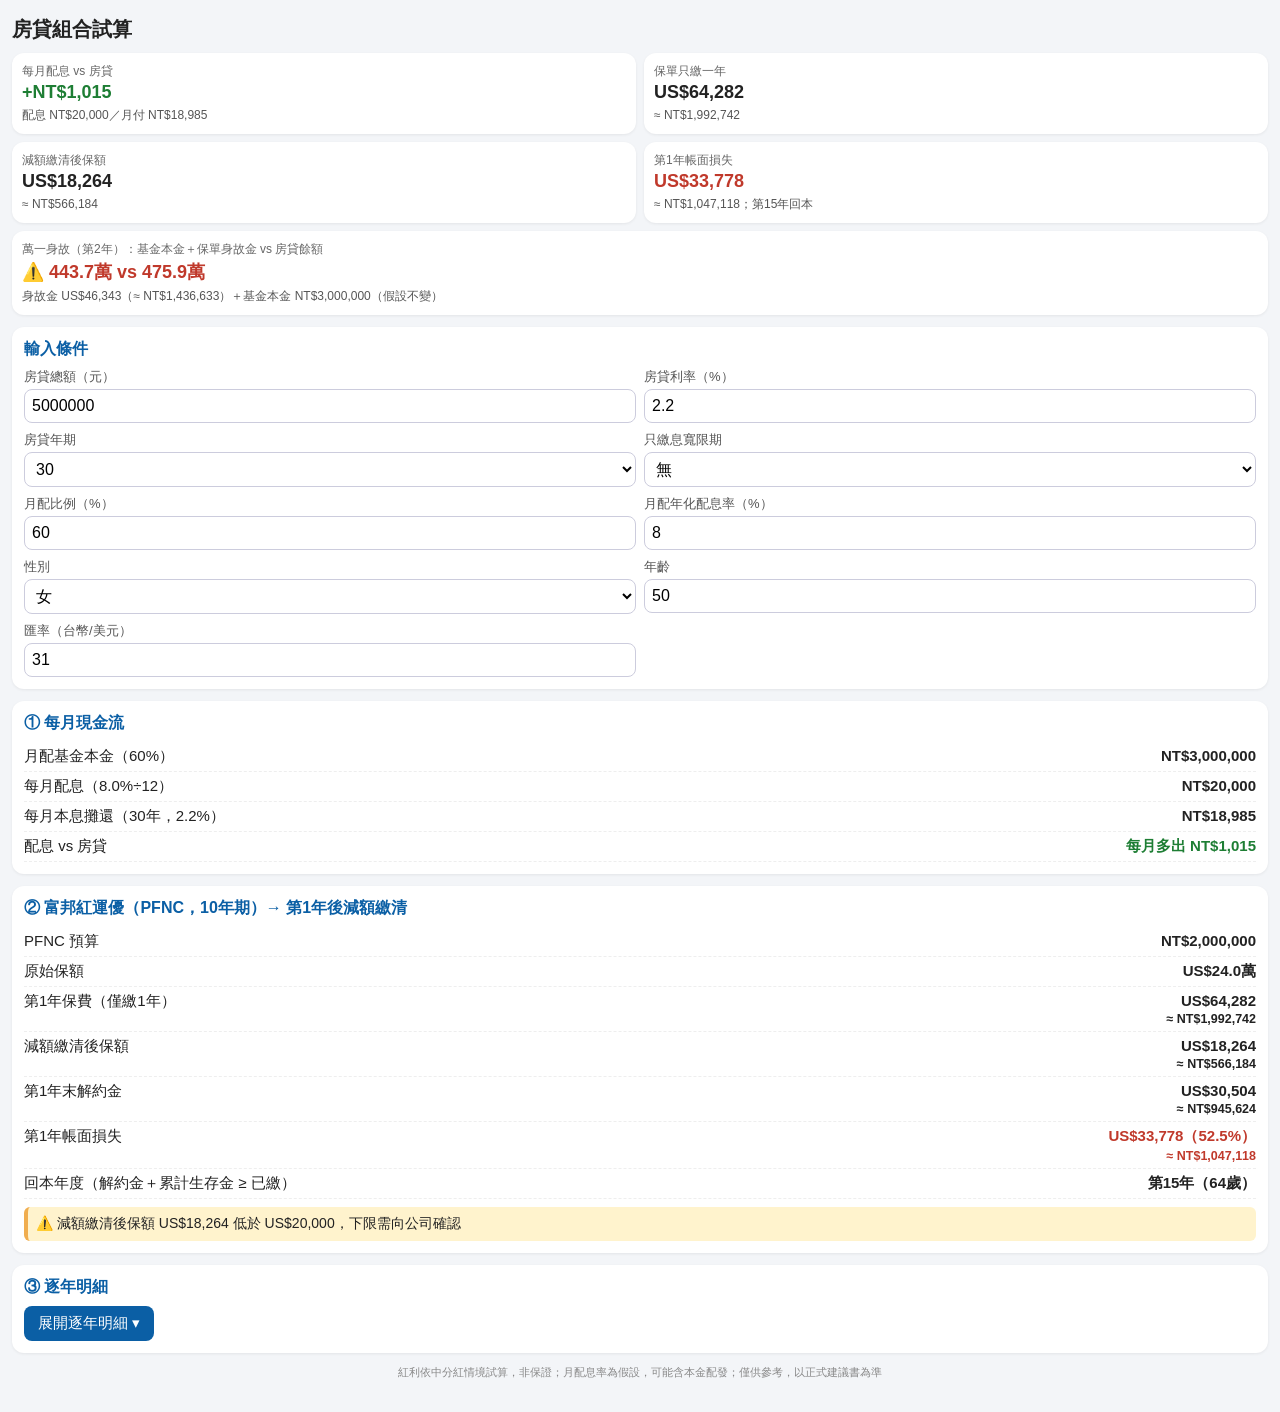
<file: index.html>
<!doctype html><html lang="zh-Hant"><head><meta charset="utf-8"><meta name="viewport" content="width=device-width,initial-scale=1">
<title>房貸組合試算</title><link rel="stylesheet" href="style.css"></head><body>
<h1>房貸組合試算</h1>
<div id="cards" class="cards"></div>
<div class="card"><h2>輸入條件</h2><div class="grid">
<label>房貸總額（元）<input id="loan" type="number" value="5000000" step="100000"></label>
<label>房貸利率（%）<input id="rate" type="number" value="2.2" step="0.05"></label>
<label>房貸年期<select id="yrs"><option>20</option><option selected>30</option></select></label>
<label>只繳息寬限期<select id="grace"><option value="0">無</option><option value="1">1年</option><option value="2">2年</option><option value="3">3年</option><option value="5">5年</option></select></label>
<label>月配比例（%）<input id="ratio" type="number" value="60" min="0" max="100" step="5"></label>
<label>月配年化配息率（%）<input id="yield" type="number" value="8" step="0.5"></label>
<label>性別<select id="g"><option value="2" selected>女</option><option value="1">男</option></select></label>
<label>年齡<input id="age" type="number" value="50" min="0" max="55"></label>
<label>匯率（台幣/美元）<input id="fx" type="number" value="31" step="0.1"></label>
</div><div id="msg" class="err"></div></div>
<div class="card"><h2>① 每月現金流</h2><div id="cf"></div></div>
<div class="card"><h2>② 富邦紅運優（PFNC，10年期）→ 第1年後減額繳清</h2><div id="pf"></div></div>
<div class="card"><h2>③ 逐年明細</h2><button id="tg" type="button">展開逐年明細 ▾</button>
<div id="tw" class="tw" style="display:none"><table><thead><tr><th>年度<br>(年齡)</th><th>PFNC解約金</th><th>累計生存金</th><th>PFNC身故保障</th><th>房貸餘額</th><th>基金本金＋身故<br>vs 房貸</th></tr></thead><tbody id="tb"></tbody></table></div></div>
<p class="foot">紅利依中分紅情境試算，非保證；月配息率為假設，可能含本金配發；僅供參考，以正式建議書為準</p>
<script src="pfnc_engine.js"></script><script src="app.js"></script></body></html>
</file>
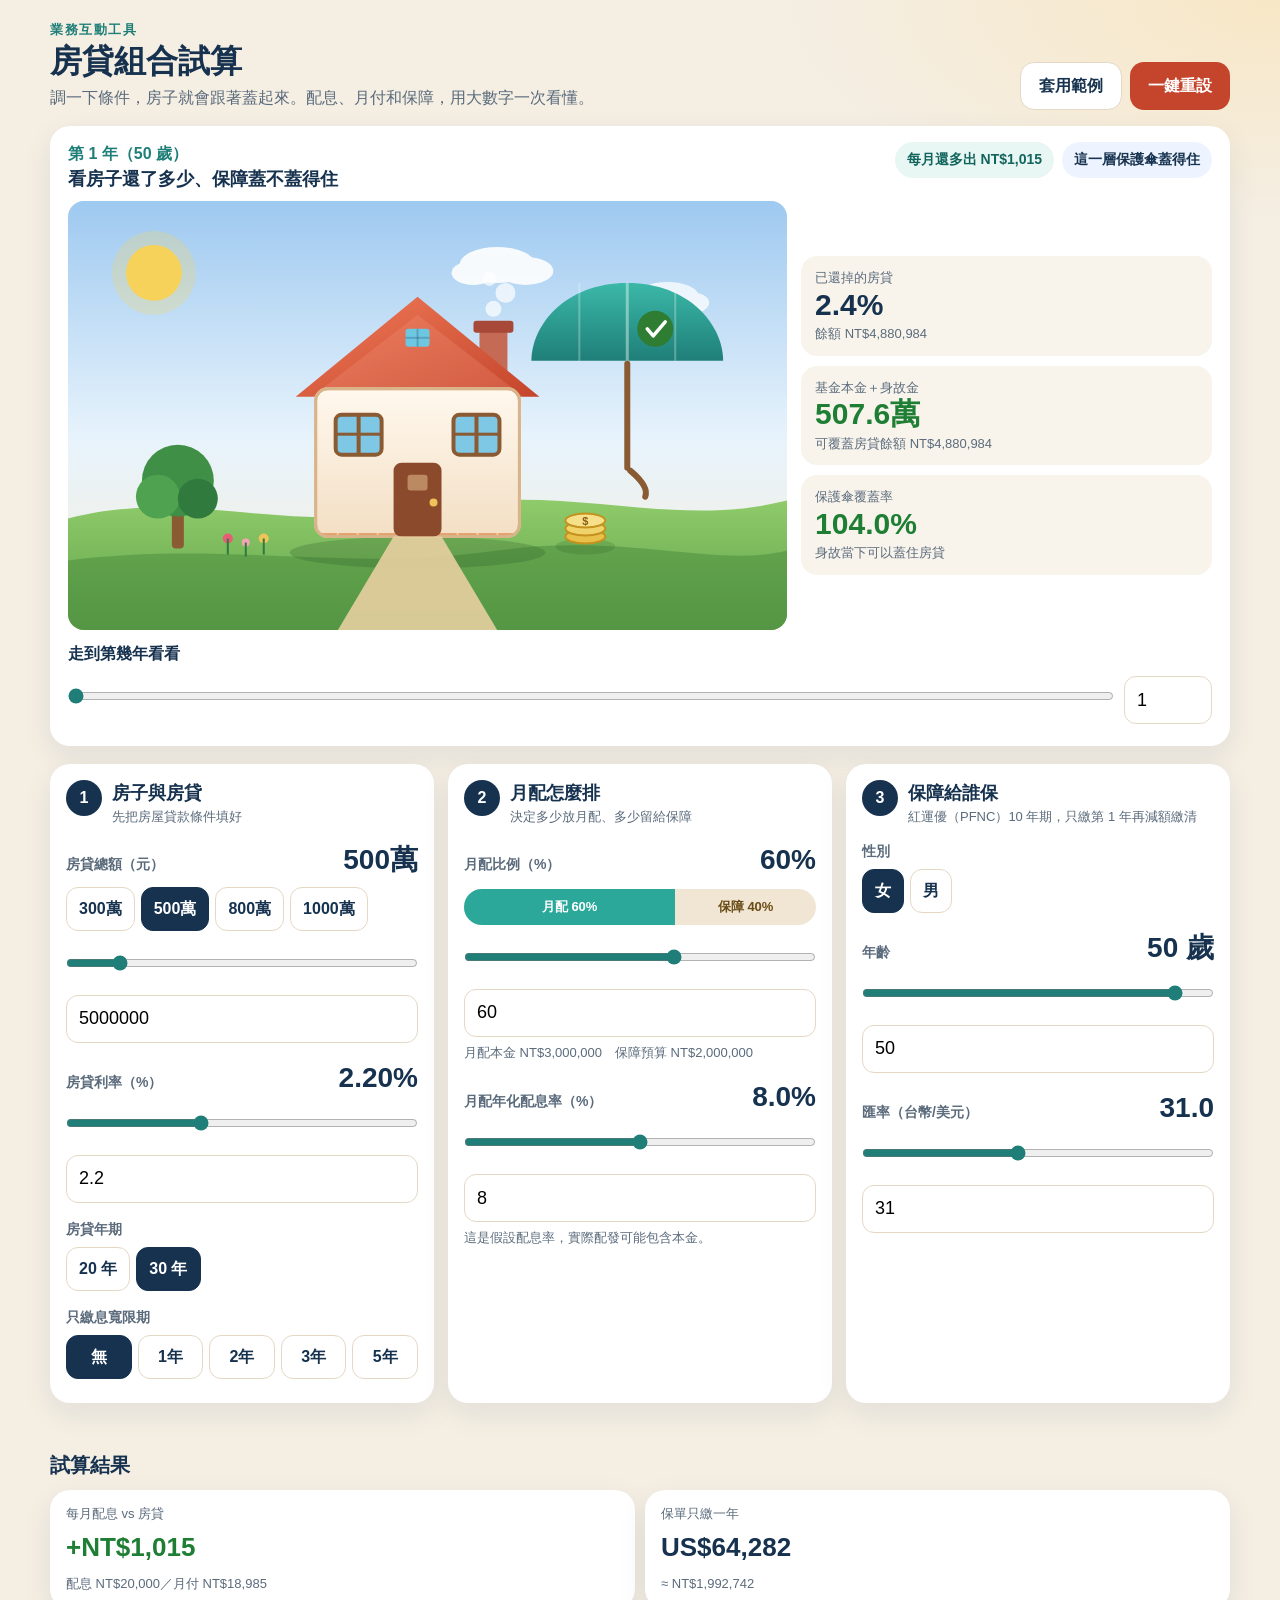
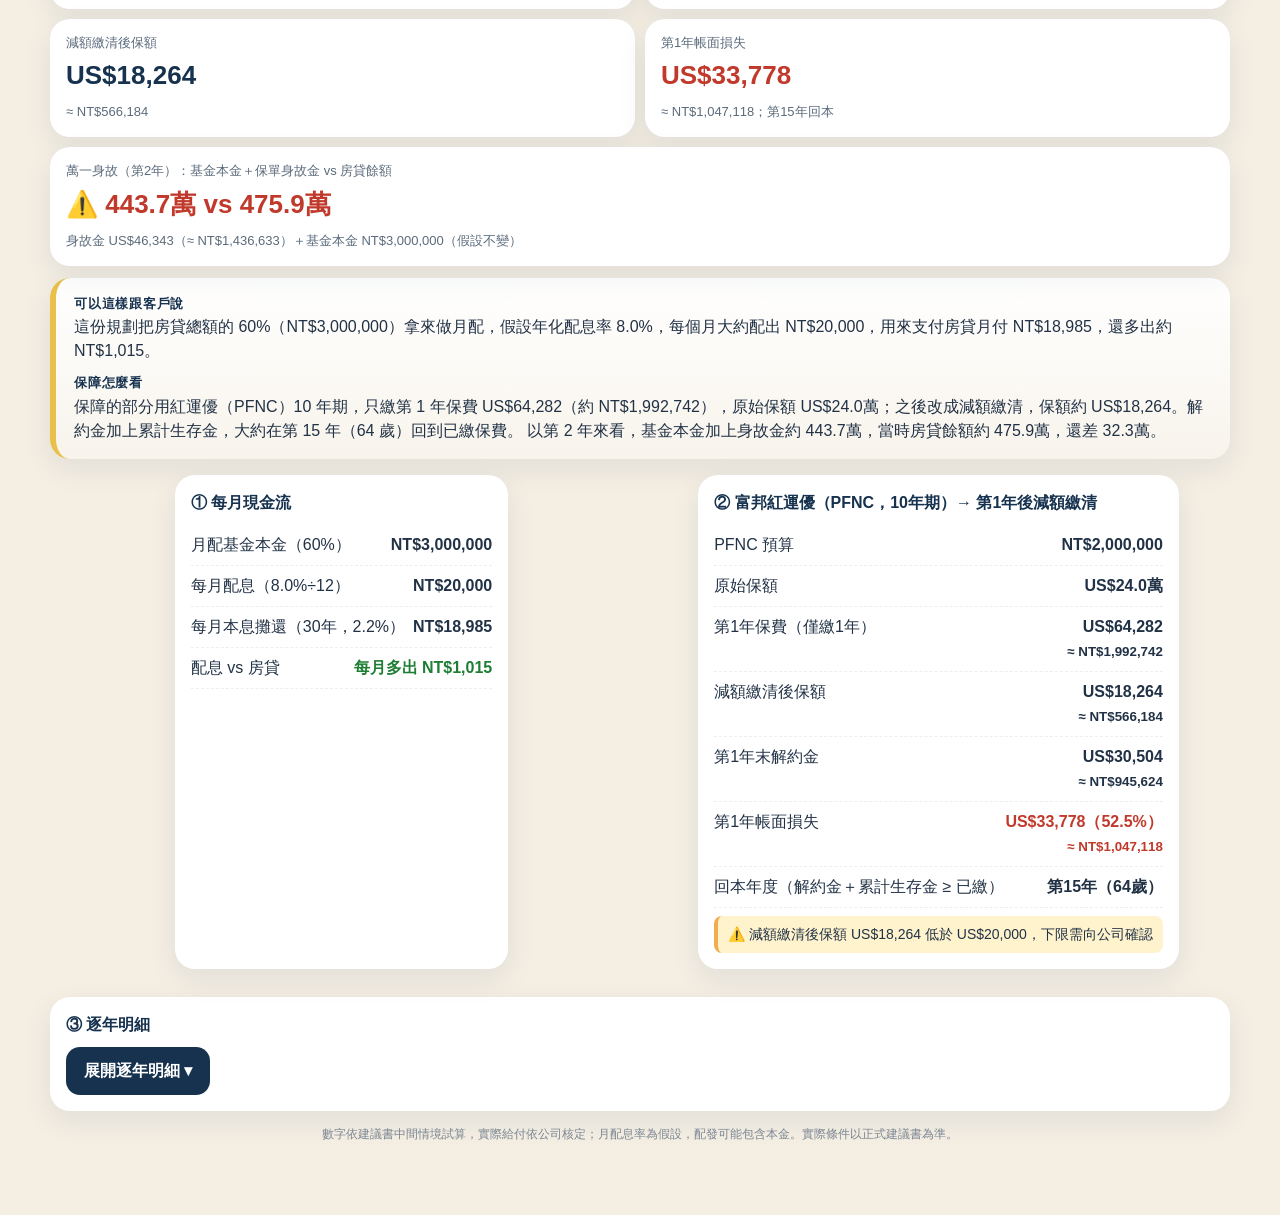
<file: interactive.html>
<!doctype html>
<html lang="zh-Hant">
<head>
<meta charset="utf-8">
<meta name="viewport" content="width=device-width, initial-scale=1, viewport-fit=cover">
<title>房貸組合試算（互動版）</title>
<link rel="stylesheet" href="interactive.css">
</head>
<body>
  <header class="topbar">
    <div class="topbar-text">
      <p class="eyebrow">業務互動工具</p>
      <h1>房貸組合試算</h1>
      <p class="lead">調一下條件，房子就會跟著蓋起來。配息、月付和保障，用大數字一次看懂。</p>
    </div>
    <div class="topbar-actions">
      <button type="button" id="btn-example" class="btn btn-ghost">套用範例</button>
      <button type="button" id="btn-reset" class="btn btn-reset">一鍵重設</button>
    </div>
  </header>

  <section class="scene-wrap" aria-label="互動房子">
    <div class="scene-card">
      <div class="scene-head">
        <div>
          <p class="scene-kicker" id="scene-year-label">第 1 年（50 歲）</p>
          <p class="scene-title">看房子還了多少、保障蓋不蓋得住</p>
        </div>
        <div class="scene-chips">
          <span class="chip" id="chip-cash">每月還多出 NT$0</span>
          <span class="chip chip-alt" id="chip-cover">保障覆蓋 —</span>
        </div>
      </div>

      <div class="scene-art">
        <svg viewBox="0 0 720 430" class="house-svg" role="img" aria-labelledby="house-title">
          <title id="house-title">會隨還款進度填色的房子，旁邊有保護傘</title>
          <defs>
            <linearGradient id="skyGrad" x1="0" y1="0" x2="0" y2="1">
              <stop offset="0%" stop-color="#9EC9F0"/>
              <stop offset="55%" stop-color="#E7F3FC"/>
              <stop offset="100%" stop-color="#F8EFDA"/>
            </linearGradient>
            <linearGradient id="hillGrad" x1="0" y1="0" x2="0" y2="1">
              <stop offset="0%" stop-color="#8FCB6A"/>
              <stop offset="100%" stop-color="#5EA04A"/>
            </linearGradient>
            <linearGradient id="roofGrad" x1="0" y1="0" x2="1" y2="1">
              <stop offset="0%" stop-color="#F07A58"/>
              <stop offset="100%" stop-color="#C4452B"/>
            </linearGradient>
            <linearGradient id="wallGrad" x1="0" y1="0" x2="0" y2="1">
              <stop offset="0%" stop-color="#FFF8EE"/>
              <stop offset="100%" stop-color="#F3DFC4"/>
            </linearGradient>
            <pattern id="bricks" width="20" height="12" patternUnits="userSpaceOnUse">
              <rect width="20" height="12" fill="#E3A16E"/>
              <rect width="20" height="1.4" fill="#F8D4B0"/>
              <rect y="6" width="9" height="1.4" fill="#F8D4B0"/>
              <rect x="11" y="6" width="9" height="1.4" fill="#F8D4B0"/>
              <rect x="9.3" y="6" width="1.5" height="6" fill="#F8D4B0"/>
            </pattern>
            <clipPath id="wallShape">
              <rect x="248" y="188" width="204" height="148" rx="12"/>
            </clipPath>
            <linearGradient id="umbGrad" x1="0" y1="0" x2="0" y2="1">
              <stop offset="0%" stop-color="#3BB8A8"/>
              <stop offset="100%" stop-color="#1F7F78"/>
            </linearGradient>
          </defs>

          <rect width="720" height="430" fill="url(#skyGrad)"/>
          <circle id="sun" cx="86" cy="72" r="28" fill="#F7D15A"/>
          <circle id="sun-glow" cx="86" cy="72" r="42" fill="#F7D15A" opacity="0.25"/>
          <g id="cloud-a" fill="#fff" opacity="0.9">
            <ellipse cx="430" cy="64" rx="38" ry="18"/>
            <ellipse cx="458" cy="70" rx="28" ry="14"/>
            <ellipse cx="406" cy="72" rx="22" ry="12"/>
          </g>
          <g id="cloud-b" fill="#fff" opacity="0.75">
            <ellipse cx="600" cy="96" rx="32" ry="15"/>
            <ellipse cx="622" cy="102" rx="20" ry="11"/>
          </g>

          <path d="M0 318 C 120 286, 220 336, 360 308 C 500 280, 600 330, 720 300 L 720 430 L 0 430 Z" fill="url(#hillGrad)"/>
          <path d="M0 360 C 160 340, 280 372, 430 350 C 560 332, 650 368, 720 350 L 720 430 L 0 430 Z" fill="#4E8F3F" opacity="0.55"/>

          <!-- tree -->
          <g id="tree" transform="translate(78,210)">
            <rect x="26" y="86" width="12" height="52" rx="4" fill="#8A5A32"/>
            <circle cx="32" cy="70" r="36" fill="#3F8F46"/>
            <circle cx="12" cy="86" r="22" fill="#4FA24F"/>
            <circle cx="52" cy="88" r="20" fill="#2F7A3C"/>
          </g>

          <!-- flowers -->
          <g id="flowers" transform="translate(160,330)">
            <circle cx="0" cy="8" r="5" fill="#E85D75"/>
            <circle cx="18" cy="12" r="4" fill="#F4A4B4"/>
            <circle cx="36" cy="8" r="5" fill="#EFC45A"/>
            <rect x="-1" y="8" width="2" height="16" fill="#2F7A3C"/>
            <rect x="17" y="12" width="2" height="14" fill="#2F7A3C"/>
            <rect x="35" y="8" width="2" height="16" fill="#2F7A3C"/>
          </g>

          <!-- house shadow -->
          <ellipse cx="350" cy="352" rx="128" ry="16" fill="#2A5A24" opacity="0.25"/>

          <!-- chimney -->
          <g id="chimney">
            <rect x="412" y="128" width="28" height="62" rx="3" fill="#C56A55"/>
            <rect x="406" y="120" width="40" height="12" rx="3" fill="#A84838"/>
          </g>
          <g id="smoke" class="is-off" fill="#fff" opacity="0.7">
            <circle cx="426" cy="108" r="8"/>
            <circle cx="438" cy="92" r="10"/>
            <circle cx="422" cy="78" r="7"/>
          </g>

          <!-- roof -->
          <g id="roof">
            <polygon points="228,196 350,96 472,196" fill="url(#roofGrad)"/>
            <polygon points="244,196 350,114 456,196" fill="#F4A08A" opacity="0.22"/>
            <rect x="338" y="128" width="24" height="18" rx="3" fill="#6EC7E0"/>
            <rect x="338" y="136" width="24" height="2" fill="#1B365D" opacity="0.25"/>
            <rect x="349" y="128" width="2" height="18" fill="#1B365D" opacity="0.25"/>
          </g>
          <g id="roof-done" class="is-off">
            <polygon points="228,196 350,96 472,196" fill="none" stroke="#F6D35A" stroke-width="5" opacity="0.85"/>
          </g>

          <!-- walls (empty then bricks fill from bottom) -->
          <rect x="248" y="188" width="204" height="148" rx="12" fill="url(#wallGrad)" stroke="#E6C9A4" stroke-width="3"/>
          <g clip-path="url(#wallShape)">
            <rect id="brick-fill" x="248" y="336" width="204" height="0" fill="url(#bricks)"/>
          </g>
          <rect x="248" y="188" width="204" height="148" rx="12" fill="none" stroke="#D9B48A" stroke-width="3"/>

          <!-- windows -->
          <g id="windows">
            <rect x="268" y="214" width="46" height="40" rx="6" fill="#7EC8E6" stroke="#8A5A32" stroke-width="4"/>
            <rect x="268" y="232" width="46" height="3" fill="#8A5A32"/>
            <rect x="289" y="214" width="4" height="40" fill="#8A5A32"/>
            <rect x="386" y="214" width="46" height="40" rx="6" fill="#7EC8E6" stroke="#8A5A32" stroke-width="4"/>
            <rect x="386" y="232" width="46" height="3" fill="#8A5A32"/>
            <rect x="407" y="214" width="4" height="40" fill="#8A5A32"/>
          </g>

          <!-- door -->
          <g id="door">
            <rect x="326" y="262" width="48" height="74" rx="8" fill="#8B4A2B"/>
            <circle cx="366" cy="302" r="4" fill="#F0C35A"/>
            <rect x="340" y="274" width="20" height="16" rx="3" fill="#F6D9A8" opacity="0.45"/>
          </g>

          <!-- path -->
          <path d="M326 336 L 374 336 L 430 430 L 270 430 Z" fill="#E7D0A0" opacity="0.9"/>

          <!-- umbrella (protection) -->
          <g id="umbrella" transform="translate(560,168)">
            <path d="M0,-86 C 62,-86 96,-44 96,-8 L 0,-8 C 0,-8 -96,-8 -96,-8 C -96,-44 -62,-86 0,-86 Z" fill="url(#umbGrad)"/>
            <path d="M0,-86 L 0,-8" stroke="#EAF8F4" stroke-width="3" opacity="0.45"/>
            <path d="M-48,-86 Q -48,-18 -48,-8" fill="none" stroke="#EAF8F4" stroke-width="2" opacity="0.3"/>
            <path d="M48,-86 Q 48,-18 48,-8" fill="none" stroke="#EAF8F4" stroke-width="2" opacity="0.3"/>
            <rect x="-3" y="-8" width="6" height="110" rx="3" fill="#8A5A32"/>
            <path d="M3,102 Q 22,118 18,128" fill="none" stroke="#8A5A32" stroke-width="6" stroke-linecap="round"/>
            <circle id="umb-badge" cx="28" cy="-40" r="18" fill="#2E7D32"/>
            <path id="umb-check" d="M20,-40 l6 7 12 -14" fill="none" stroke="#fff" stroke-width="3.5" stroke-linecap="round" stroke-linejoin="round"/>
          </g>

          <!-- coins (monthly surplus) -->
          <g id="coins" transform="translate(500,300)">
            <ellipse cx="18" cy="46" rx="30" ry="8" fill="#2A5A24" opacity="0.2"/>
            <ellipse cx="18" cy="36" rx="20" ry="7" fill="#E8C04A" stroke="#C4921E" stroke-width="2"/>
            <ellipse cx="18" cy="28" rx="20" ry="7" fill="#F0D36A" stroke="#C4921E" stroke-width="2"/>
            <ellipse cx="18" cy="20" rx="20" ry="7" fill="#F6E08A" stroke="#C4921E" stroke-width="2"/>
            <text x="18" y="24" text-anchor="middle" font-size="11" font-weight="700" fill="#8A5A12">$</text>
          </g>
        </svg>

        <div class="scene-stats">
          <div class="stat">
            <span class="stat-label">已還掉的房貸</span>
            <strong class="stat-value" id="stat-paid">0%</strong>
            <em class="stat-sub" id="stat-bal">餘額 NT$0</em>
          </div>
          <div class="stat">
            <span class="stat-label">基金本金＋身故金</span>
            <strong class="stat-value" id="stat-cov">0 萬</strong>
            <em class="stat-sub" id="stat-cov-vs">對上房貸餘額 —</em>
          </div>
          <div class="stat">
            <span class="stat-label">保護傘覆蓋率</span>
            <strong class="stat-value" id="stat-ratio">—</strong>
            <em class="stat-sub" id="stat-ratio-note">身故當下能不能蓋住房貸</em>
          </div>
        </div>
      </div>

      <div class="year-ctrl">
        <label for="year-slider">走到第幾年看看</label>
        <div class="year-row">
          <input id="year-slider" type="range" min="1" max="30" value="1" step="1">
          <input id="year-num" type="number" min="1" max="30" value="1" step="1" inputmode="numeric" aria-label="年度">
        </div>
      </div>
    </div>
  </section>

  <section class="steps" id="steps">
    <article class="step-card" data-step="1">
      <header class="step-h">
        <span class="step-no">1</span>
        <div>
          <h2>房子與房貸</h2>
          <p>先把房屋貸款條件填好</p>
        </div>
      </header>
      <div class="field">
        <div class="field-top">
          <label for="loan">房貸總額（元）</label>
          <strong class="field-big" id="loan-wan">500 萬</strong>
        </div>
        <div class="chips-row" id="loan-presets">
          <button type="button" data-loan="3000000">300萬</button>
          <button type="button" data-loan="5000000">500萬</button>
          <button type="button" data-loan="8000000">800萬</button>
          <button type="button" data-loan="10000000">1000萬</button>
        </div>
        <input id="loan-slider" type="range" min="1000000" max="30000000" step="100000" value="5000000" aria-label="房貸總額滑桿">
        <input id="loan" type="number" value="5000000" step="100000" min="0" inputmode="numeric">
      </div>
      <div class="field">
        <div class="field-top">
          <label for="rate">房貸利率（%）</label>
          <strong class="field-big" id="rate-view">2.2%</strong>
        </div>
        <input id="rate-slider" type="range" min="0.5" max="5" step="0.05" value="2.2" aria-label="房貸利率滑桿">
        <input id="rate" type="number" value="2.2" step="0.05" min="0">
      </div>
      <div class="field">
        <span class="field-label">房貸年期</span>
        <div class="seg" id="yrs-seg" role="group" aria-label="房貸年期">
          <button type="button" data-value="20">20 年</button>
          <button type="button" data-value="30" class="on">30 年</button>
        </div>
        <select id="yrs" class="sr-only" aria-hidden="true" tabindex="-1">
          <option>20</option>
          <option selected>30</option>
        </select>
      </div>
      <div class="field">
        <span class="field-label">只繳息寬限期</span>
        <div class="seg wrap" id="grace-seg" role="group" aria-label="只繳息寬限期">
          <button type="button" data-value="0" class="on">無</button>
          <button type="button" data-value="1">1年</button>
          <button type="button" data-value="2">2年</button>
          <button type="button" data-value="3">3年</button>
          <button type="button" data-value="5">5年</button>
        </div>
        <select id="grace" class="sr-only" aria-hidden="true" tabindex="-1">
          <option value="0" selected>無</option>
          <option value="1">1年</option>
          <option value="2">2年</option>
          <option value="3">3年</option>
          <option value="5">5年</option>
        </select>
      </div>
    </article>

    <article class="step-card" data-step="2">
      <header class="step-h">
        <span class="step-no">2</span>
        <div>
          <h2>月配怎麼排</h2>
          <p>決定多少放月配、多少留給保障</p>
        </div>
      </header>
      <div class="field">
        <div class="field-top">
          <label for="ratio">月配比例（%）</label>
          <strong class="field-big" id="ratio-view">60%</strong>
        </div>
        <div class="split" aria-hidden="true">
          <span class="split-a" id="split-a" style="width:60%">月配 60%</span>
          <span class="split-b" id="split-b">保障 40%</span>
        </div>
        <input id="ratio-slider" type="range" min="0" max="100" step="5" value="60" aria-label="月配比例滑桿">
        <input id="ratio" type="number" value="60" min="0" max="100" step="5">
        <p class="hint" id="split-hint">月配本金 NT$3,000,000　保障預算 NT$2,000,000</p>
      </div>
      <div class="field">
        <div class="field-top">
          <label for="yield">月配年化配息率（%）</label>
          <strong class="field-big" id="yield-view">8.0%</strong>
        </div>
        <input id="yield-slider" type="range" min="1" max="15" step="0.5" value="8" aria-label="月配年化配息率滑桿">
        <input id="yield" type="number" value="8" step="0.5" min="0">
        <p class="hint">這是假設配息率，實際配發可能包含本金。</p>
      </div>
    </article>

    <article class="step-card" data-step="3">
      <header class="step-h">
        <span class="step-no">3</span>
        <div>
          <h2>保障給誰保</h2>
          <p>紅運優（PFNC）10 年期，只繳第 1 年再減額繳清</p>
        </div>
      </header>
      <div class="field">
        <span class="field-label">性別</span>
        <div class="seg" id="g-seg" role="group" aria-label="性別">
          <button type="button" data-value="2" class="on">女</button>
          <button type="button" data-value="1">男</button>
        </div>
        <select id="g" class="sr-only" aria-hidden="true" tabindex="-1">
          <option value="2" selected>女</option>
          <option value="1">男</option>
        </select>
      </div>
      <div class="field">
        <div class="field-top">
          <label for="age">年齡</label>
          <strong class="field-big" id="age-view">50 歲</strong>
        </div>
        <input id="age-slider" type="range" min="0" max="55" step="1" value="50" aria-label="年齡滑桿">
        <input id="age" type="number" value="50" min="0" max="55" step="1" inputmode="numeric">
      </div>
      <div class="field">
        <div class="field-top">
          <label for="fx">匯率（台幣/美元）</label>
          <strong class="field-big" id="fx-view">31.0</strong>
        </div>
        <input id="fx-slider" type="range" min="20" max="45" step="0.1" value="31" aria-label="匯率滑桿">
        <input id="fx" type="number" value="31" step="0.1" min="0">
      </div>
    </article>
  </section>

  <p id="msg" class="err" role="alert"></p>

  <section class="results">
    <h2 class="block-title">試算結果</h2>
    <div id="cards" class="cards"></div>
    <div id="scripts" class="scripts"></div>
  </section>

  <section class="detail-grid">
    <div class="card">
      <h2>① 每月現金流</h2>
      <div id="cf"></div>
    </div>
    <div class="card">
      <h2>② 富邦紅運優（PFNC，10年期）→ 第1年後減額繳清</h2>
      <div id="pf"></div>
    </div>
  </section>

  <section class="card">
    <h2>③ 逐年明細</h2>
    <button id="tg" type="button" class="btn">展開逐年明細 ▾</button>
    <div id="tw" class="tw" style="display:none">
      <table>
        <thead>
          <tr>
            <th>年度<br>(年齡)</th>
            <th>PFNC解約金</th>
            <th>累計生存金</th>
            <th>PFNC身故保障</th>
            <th>房貸餘額</th>
            <th>基金本金＋身故<br>vs 房貸</th>
          </tr>
        </thead>
        <tbody id="tb"></tbody>
      </table>
    </div>
  </section>

  <p class="foot">數字依建議書中間情境試算，實際給付依公司核定；月配息率為假設，配發可能包含本金。實際條件以正式建議書為準。</p>
  <pre id="result-json" class="sr-only" aria-hidden="true"></pre>

  <script src="pfnc_engine.js"></script>
  <script src="interactive.js"></script>
</body>
</html>
</file>
<file: style.css>
*{box-sizing:border-box}body{font-family:-apple-system,"PingFang TC","Noto Sans TC",sans-serif;margin:0;padding:12px;background:#f3f5f8;color:#222;font-size:15px}
h1{font-size:20px;margin:4px 0 10px}h2{font-size:16px;margin:0 0 8px;color:#0b5fa5}
.card{background:#fff;border-radius:12px;padding:12px;margin-bottom:12px;box-shadow:0 1px 3px #0001}
.grid{display:grid;grid-template-columns:1fr 1fr;gap:8px}label{font-size:13px;color:#555;display:flex;flex-direction:column;gap:3px}
input,select{font-size:16px;padding:7px;border:1px solid #ccd;border-radius:8px;width:100%;background:#fff}
.cards{display:grid;grid-template-columns:1fr 1fr;gap:8px;margin-bottom:12px}.c{background:#fff;border-radius:12px;padding:10px;box-shadow:0 1px 3px #0001}
.c small{color:#666;font-size:12px;display:block}.c b{font-size:18px;display:block;margin:2px 0}.c i{font-style:normal;font-size:12px;color:#555}
.pos{color:#1e7e34}.neg{color:#c0392b}.kv{display:flex;justify-content:space-between;padding:5px 0;border-bottom:1px dashed #eee;gap:8px}.kv span:last-child{text-align:right;font-weight:600}
.warn{background:#fff3cd;border-left:4px solid #f0ad4e;padding:8px;border-radius:6px;margin-top:8px;font-size:14px}.err{color:#c0392b;font-size:14px}
button{font-size:15px;padding:8px 14px;border:0;border-radius:8px;background:#0b5fa5;color:#fff}
.tw{overflow-x:auto;margin-top:8px}table{border-collapse:collapse;font-size:12px;width:100%;white-space:nowrap}th,td{border-bottom:1px solid #eee;padding:5px 4px;text-align:right}th{background:#eef3f9;position:sticky;top:0}td:first-child{text-align:center}
td small{color:#777}.foot{font-size:11px;color:#888;text-align:center;margin:6px 0 20px}
</file>
<file: interactive.css>
:root{
  --navy:#16324F;
  --ink:#223246;
  --muted:#5B6B7C;
  --sky:#E8F3FB;
  --paper:#FFFDF8;
  --card:#FFFFFF;
  --line:#E4D8C4;
  --roof:#C4452B;
  --teal:#1F7F78;
  --teal-2:#2BA89A;
  --gold:#E8C04A;
  --ok:#1E7E34;
  --bad:#C0392B;
  --shadow:0 10px 30px rgba(22,50,79,.08);
  --radius:20px;
  --tap:48px;
}
*{box-sizing:border-box}
html,body{margin:0;padding:0}
body{
  font-family:"Noto Sans CJK TC","Noto Sans TC","PingFang TC","Microsoft JhengHei",-apple-system,sans-serif;
  color:var(--ink);
  background:
    radial-gradient(1200px 420px at 10% -10%, #d7ebfa 0%, transparent 60%),
    radial-gradient(900px 400px at 100% 0%, #f8e7c6 0%, transparent 55%),
    #F4EEE3;
  font-size:16px;
  line-height:1.5;
  padding:20px 20px 48px;
}
button,input,select{font:inherit}
.sr-only{
  position:absolute!important;width:1px;height:1px;padding:0;margin:-1px;
  overflow:hidden;clip:rect(0,0,0,0);white-space:nowrap;border:0;
}
.topbar{
  max-width:1180px;margin:0 auto 16px;
  display:flex;justify-content:space-between;align-items:flex-end;gap:16px;
}
.eyebrow{margin:0;color:var(--teal);font-weight:700;font-size:13px;letter-spacing:.12em}
h1{margin:2px 0 6px;font-size:32px;line-height:1.2;color:var(--navy)}
.lead{margin:0;color:var(--muted);max-width:36em}
.topbar-actions{display:flex;gap:8px;flex-shrink:0}
.btn{
  min-height:var(--tap);padding:10px 18px;border:0;border-radius:14px;
  background:var(--navy);color:#fff;font-weight:700;cursor:pointer;
}
.btn-ghost{background:#fff;color:var(--navy);border:1px solid var(--line)}
.btn-reset{background:var(--roof)}
.btn:active{transform:translateY(1px)}

.scene-wrap,.steps,.results,.detail-grid,.card,.err,.foot{max-width:1180px;margin-left:auto;margin-right:auto}
.scene-card,.step-card,.card,.scripts,.cards .c{
  background:var(--card);border-radius:var(--radius);box-shadow:var(--shadow);
}
.scene-card{padding:16px 18px 18px;margin-bottom:18px}
.scene-head{display:flex;justify-content:space-between;gap:12px;align-items:flex-start;margin-bottom:8px;flex-wrap:wrap}
.scene-kicker{margin:0;color:var(--teal);font-weight:800}
.scene-title{margin:0;color:var(--navy);font-weight:700;font-size:18px}
.scene-chips{display:flex;gap:8px;flex-wrap:wrap}
.chip{
  display:inline-flex;align-items:center;min-height:36px;padding:4px 12px;border-radius:999px;
  background:#E8F7F3;color:#14645E;font-weight:800;font-size:14px;
}
.chip.neg{background:#FDECEA;color:var(--bad)}
.chip-alt{background:#EEF4FF;color:var(--navy)}
.scene-art{display:grid;grid-template-columns:minmax(0,1.4fr) minmax(240px,.8fr);gap:14px;align-items:center}
.house-svg{width:100%;height:auto;border-radius:16px;display:block;background:#d7ebfa}
.is-off{display:none}
#umbrella{transform-box:fill-box;transform-origin:50% 85%;transition:transform .35s ease,opacity .35s ease}
#brick-fill{transition:y .35s ease,height .35s ease}
#coins{transition:opacity .3s ease, transform .3s ease}
.scene-stats{display:flex;flex-direction:column;gap:10px}
.stat{background:#F8F4EC;border-radius:16px;padding:12px 14px}
.stat-label{display:block;color:var(--muted);font-size:13px}
.stat-value{display:block;font-size:30px;line-height:1.15;color:var(--navy);font-variant-numeric:tabular-nums}
.stat-sub{display:block;font-style:normal;color:var(--muted);font-size:13px;margin-top:2px}
.stat-value.pos{color:var(--ok)}
.stat-value.neg{color:var(--bad)}
.year-ctrl{margin-top:12px}
.year-ctrl label{display:block;font-weight:700;color:var(--navy);margin-bottom:6px}
.year-row{display:grid;grid-template-columns:1fr 88px;gap:10px;align-items:center}

.steps{display:grid;grid-template-columns:repeat(3,1fr);gap:14px;margin-bottom:16px}
.step-card{padding:16px}
.step-h{display:flex;gap:10px;align-items:flex-start;margin-bottom:12px}
.step-no{
  width:36px;height:36px;border-radius:50%;background:var(--navy);color:#fff;
  display:flex;align-items:center;justify-content:center;font-weight:800;flex-shrink:0;
}
.step-h h2{margin:0;font-size:18px;color:var(--navy)}
.step-h p{margin:0;color:var(--muted);font-size:13px}
.field{margin-bottom:14px}
.field:last-child{margin-bottom:0}
.field-top{display:flex;justify-content:space-between;align-items:baseline;gap:8px}
.field label,.field-label{font-size:14px;color:var(--muted);font-weight:600}
.field-big{font-size:28px;color:var(--navy);font-variant-numeric:tabular-nums}
input[type=number],input[type=text]{
  width:100%;min-height:var(--tap);padding:8px 12px;border:1px solid var(--line);
  border-radius:12px;background:#fff;font-size:18px;font-variant-numeric:tabular-nums;
}
input[type=range]{
  width:100%;height:var(--tap);margin:0 0 8px;accent-color:var(--teal);
  cursor:pointer;
}
.chips-row,.seg{display:flex;gap:6px;flex-wrap:wrap;margin:6px 0 8px}
.chips-row button,.seg button{
  min-height:44px;padding:6px 12px;border:1px solid var(--line);border-radius:12px;
  background:#fff;color:var(--navy);font-weight:700;cursor:pointer;
}
.seg button.on,.chips-row button.on{
  background:var(--navy);color:#fff;border-color:var(--navy);
}
.seg.wrap button{flex:1 1 calc(20% - 6px)}
.split{
  display:flex;height:36px;border-radius:999px;overflow:hidden;margin:8px 0;
  background:#F1E6D4;font-size:13px;font-weight:700;
}
.split-a,.split-b{display:flex;align-items:center;justify-content:center;white-space:nowrap;overflow:hidden}
.split-a{background:var(--teal-2);color:#fff}
.split-b{color:#6A4B16;flex:1}
.hint{margin:6px 0 0;color:var(--muted);font-size:13px}

.err{color:var(--bad);font-weight:700;min-height:1.2em;margin:0 auto 12px}
.block-title{margin:8px auto 10px;color:var(--navy);font-size:20px;max-width:1180px}
.cards{display:grid;grid-template-columns:1fr 1fr;gap:10px;margin-bottom:12px}
.c{padding:14px 16px}
.c small{color:var(--muted);font-size:13px;display:block}
.c b{font-size:26px;display:block;margin:4px 0;color:var(--navy);font-variant-numeric:tabular-nums}
.c i{font-style:normal;font-size:13px;color:var(--muted)}
.pos{color:var(--ok)!important}
.neg{color:var(--bad)!important}
.scripts{
  padding:16px 18px;margin-bottom:16px;background:linear-gradient(180deg,#fff,#F8F4EC);
  border-left:6px solid var(--gold);
}
.script-item{margin:0 0 10px}
.script-item:last-child{margin:0}
.script-item strong{display:block;color:var(--navy);font-size:13px;letter-spacing:.06em;margin-bottom:2px}
.script-item p{margin:0;font-size:16px;color:var(--ink)}

.detail-grid{display:grid;grid-template-columns:1fr 1fr;gap:14px;margin-bottom:14px}
.card{padding:16px;margin-bottom:14px}
.card h2{font-size:16px;margin:0 0 10px;color:var(--navy)}
.kv{display:flex;justify-content:space-between;padding:8px 0;border-bottom:1px dashed #eee;gap:8px}
.kv span:last-child{text-align:right;font-weight:700;font-variant-numeric:tabular-nums}
.warn{background:#fff3cd;border-left:4px solid #f0ad4e;padding:8px 10px;border-radius:8px;margin-top:8px;font-size:14px}
.tw{overflow-x:auto;margin-top:10px}
table{border-collapse:collapse;font-size:13px;width:100%;white-space:nowrap}
th,td{border-bottom:1px solid #eee;padding:6px 6px;text-align:right}
th{background:#eef3f9;position:sticky;top:0}
td:first-child,th:first-child{text-align:center}
td small{color:#777}
tr.year-on td{background:#E8F7F3}
.foot{font-size:12px;color:#7A8692;text-align:center;margin:8px auto 24px}

@media (max-width:900px){
  body{padding:12px 12px 36px}
  h1{font-size:26px}
  .topbar{flex-direction:column;align-items:stretch}
  .topbar-actions{width:100%}
  .topbar-actions .btn{flex:1}
  .scene-art{grid-template-columns:1fr}
  .scene-stats{display:grid;grid-template-columns:1fr;gap:8px}
  .steps,.detail-grid,.cards{grid-template-columns:1fr}
  .field-big{font-size:24px}
  .c b{font-size:22px}
  .stat-value{font-size:26px}
}
@media (max-width:430px){
  body{padding:10px 10px 28px}
  h1{font-size:24px}
  .lead{font-size:14px}
  .scene-card,.step-card,.card{padding:12px;border-radius:16px}
  .seg.wrap button{flex:1 1 calc(33% - 6px)}
}
</file>
